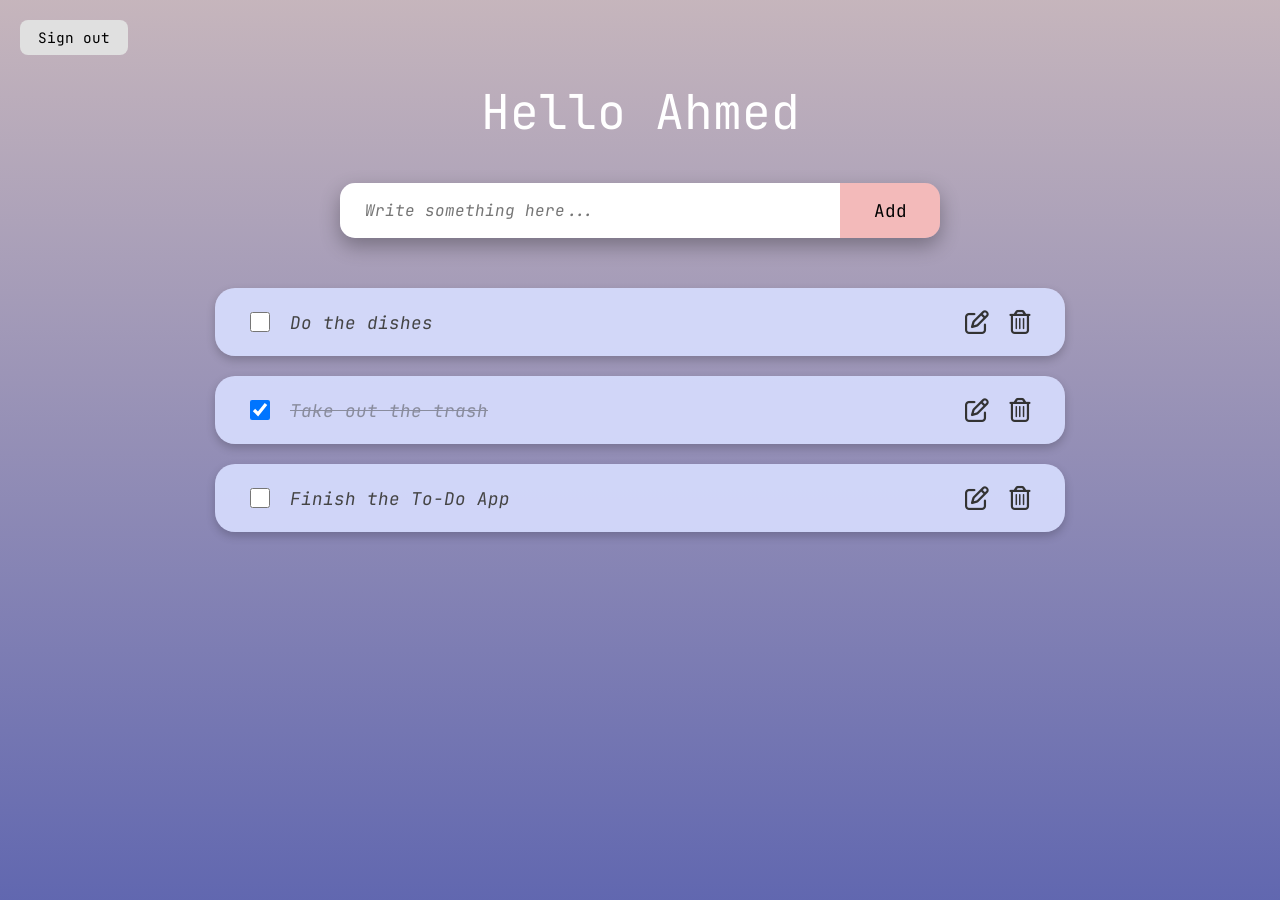
<file: templates/index.html>
<!DOCTYPE html>
<html lang="en">
<head>
    <meta charset="UTF-8">
    <meta name="viewport" content="width=device-width, initial-scale=1.0">
    <title>Dashboard - To-Do App</title>
    <link rel="stylesheet" href="../static/style-index.css">
    <link href="https://fonts.googleapis.com/css2?family=JetBrains+Mono:ital,wght@0,300;0,400;1,300;1,400&display=swap" rel="stylesheet">
    <link rel="stylesheet" href="https://cdnjs.cloudflare.com/ajax/libs/font-awesome/6.0.0/css/all.min.css">
</head>
<body class="dashboard-body">

    <button class="btn-signout">Sign out</button>

    <div id="dashboard-wrapper">
        <header>
            <h1>Hello Ahmed</h1>
        </header>

        <div class="add-task-container">
            <input type="text" id="task-input" placeholder="Write something here...">
            <button id="add-btn">Add</button>
        </div>

        <div id="task-list">
            
            <div class="task-card">
                <div class="task-left">
                    <input type="checkbox">
                    <span class="task-text">Do the dishes</span>
                </div>
                <div class="task-right">
                    <i class="fa-regular fa-pen-to-square"></i>
                    <i class="fa-regular fa-trash-can"></i>
                </div>
            </div>

            <div class="task-card completed">
                <div class="task-left">
                    <input type="checkbox" checked>
                    <span class="task-text">Take out the trash</span>
                </div>
                <div class="task-right">
                    <i class="fa-regular fa-pen-to-square"></i>
                    <i class="fa-regular fa-trash-can"></i>
                </div>
            </div>

            <div class="task-card">
                <div class="task-left">
                    <input type="checkbox">
                    <span class="task-text">Finish the To-Do App</span>
                </div>
                <div class="task-right">
                    <i class="fa-regular fa-pen-to-square"></i>
                    <i class="fa-regular fa-trash-can"></i>
                </div>
            </div>

        </div>
    </div>

</body>
</html>
</file>
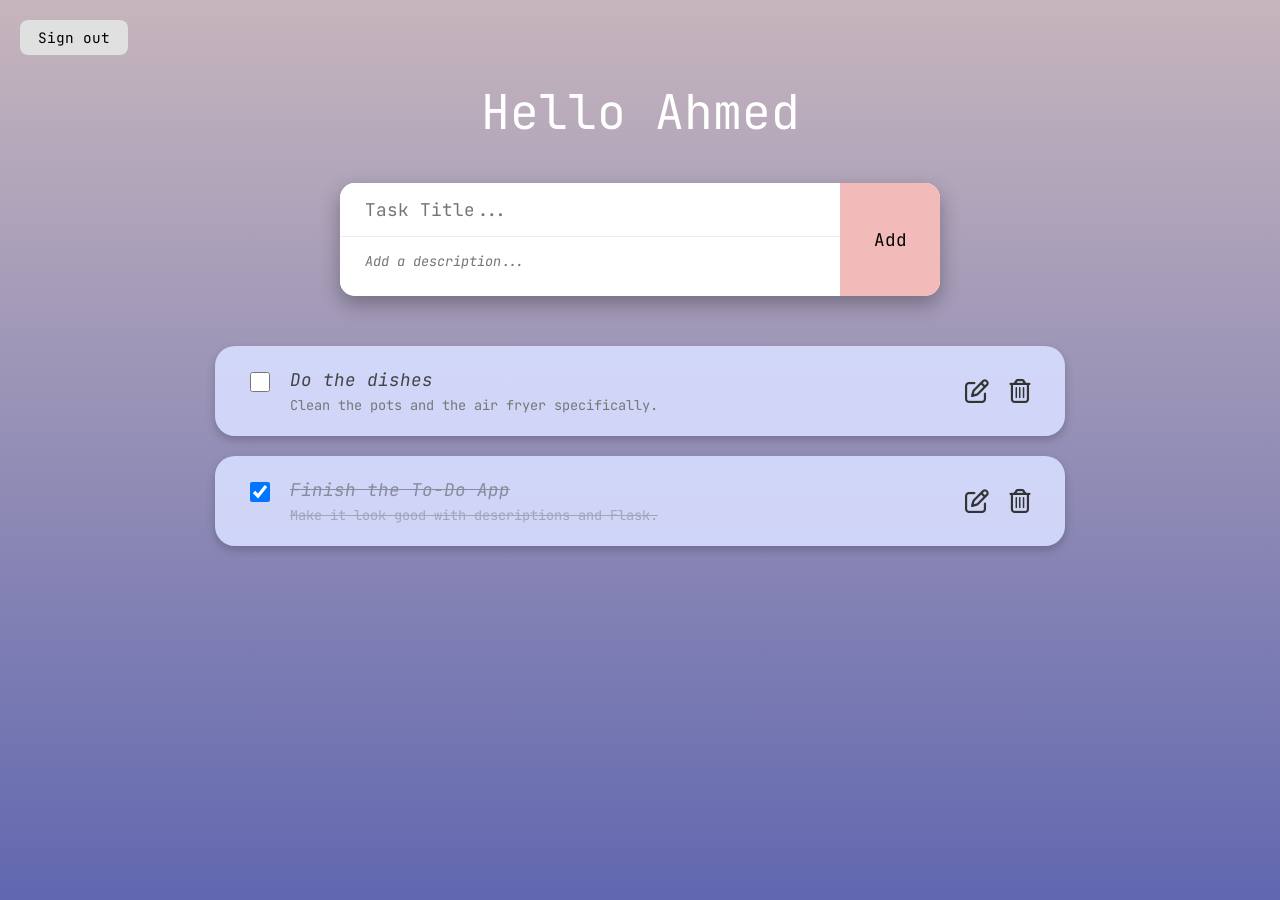
<file: app/templates/index.html>
<!DOCTYPE html>
<html lang="en">
<head>
    <meta charset="UTF-8">
    <meta name="viewport" content="width=device-width, initial-scale=1.0">
    <title>Dashboard - To-Do App</title>
    <link rel="stylesheet" href="../static/style-index.css">
    <link href="https://fonts.googleapis.com/css2?family=JetBrains+Mono:ital,wght@0,300;0,400;1,300;1,400&display=swap" rel="stylesheet">
    <link rel="stylesheet" href="https://cdnjs.cloudflare.com/ajax/libs/font-awesome/6.0.0/css/all.min.css">
</head>
<body class="dashboard-body">

    <button class="btn-signout">Sign out</button>

    <div id="dashboard-wrapper">
        <header>
            <h1>Hello Ahmed</h1>
        </header>

        <form class="add-task-container" method="POST" action="/add_task">
            <div class="input-stack">
                <input type="text" name="title" id="task-input" placeholder="Task Title..." required>
                <textarea name="description" id="desc-input" placeholder="Add a description..."></textarea>
            </div>
            <button type="submit" id="add-btn">Add</button>
        </form>

        <div id="task-list">
            
            <div class="task-card">
                <div class="task-left">
                    <input type="checkbox">
                    <div class="task-content">
                        <span class="task-text">Do the dishes</span>
                        <p class="task-description">Clean the pots and the air fryer specifically.</p>
                    </div>
                </div>
                <div class="task-right">
                    <i class="fa-regular fa-pen-to-square"></i>
                    <i class="fa-regular fa-trash-can"></i>
                </div>
            </div>

            <div class="task-card completed">
                <div class="task-left">
                    <input type="checkbox" checked>
                    <div class="task-content">
                        <span class="task-text">Finish the To-Do App</span>
                        <p class="task-description">Make it look good with descriptions and Flask.</p>
                    </div>
                </div>
                <div class="task-right">
                    <i class="fa-regular fa-pen-to-square"></i>
                    <i class="fa-regular fa-trash-can"></i>
                </div>
            </div>

        </div>
    </div>

</body>
</html>
</file>
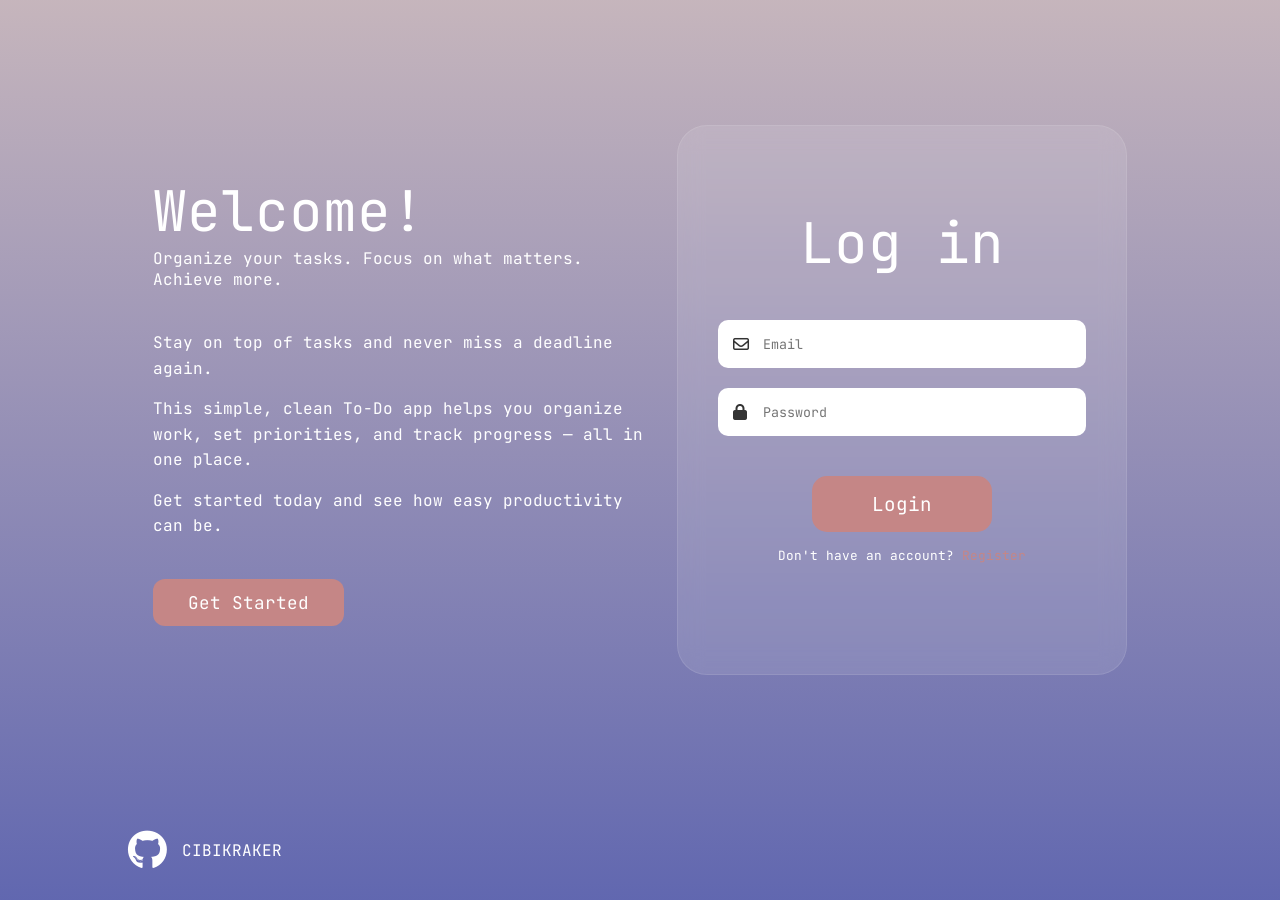
<file: templates/login.html>
<!DOCTYPE html>
<html lang="en">
<head>
    <meta charset="UTF-8">
    <meta name="viewport" content="width=device-width, initial-scale=1.0">
    <title>To-Do Login</title>
    <link rel="stylesheet" href="../static/style.css">
    <link href="https://fonts.googleapis.com/css2?family=JetBrains+Mono:wght@300;400&display=swap" rel="stylesheet">
    <link rel="stylesheet" href="https://cdnjs.cloudflare.com/ajax/libs/font-awesome/6.0.0/css/all.min.css">
</head>
<body>
    <div id="container">
        <div id="container-left">
            <h1>Welcome!</h1>
            <p class="subtitle">Organize your tasks. Focus on what matters. Achieve more.</p>

            <div id="text-below">
                <p>Stay on top of tasks and never miss a deadline again.</p>
                <p>This simple, clean To-Do app helps you organize work,
                    set priorities, and track progress — all in one place.
                </p>
                <p>Get started today and see how easy productivity can be.</p>
            </div>

            <button class="btn-primary">Get Started</button>
        </div>

        <div id="container-right">
            <div id="auth-area">
                <h1>Log in</h1>

                <div class="input-group">
                    <i class="fa-regular fa-envelope"></i>
                    <input type="email" name="email" placeholder="Email">
                </div>

                <div class="input-group">
                    <i class="fa-solid fa-lock"></i>
                    <input type="password" name="password" placeholder="Password">
                </div>

                <button class="btn-login">Login</button>
                
                <p style="font-size: 0.8rem; margin-top: 15px;">
                    Don't have an account? <a href="register.html" style="color: #c58686; text-decoration: none;">Register</a>
                </p>
            </div>
        </div>
    </div>

    <footer>
        <i class="fa-brands fa-github"></i>
        <p id="github-user">CIBIKRAKER</p>
    </footer>
</body>
</html>
</file>
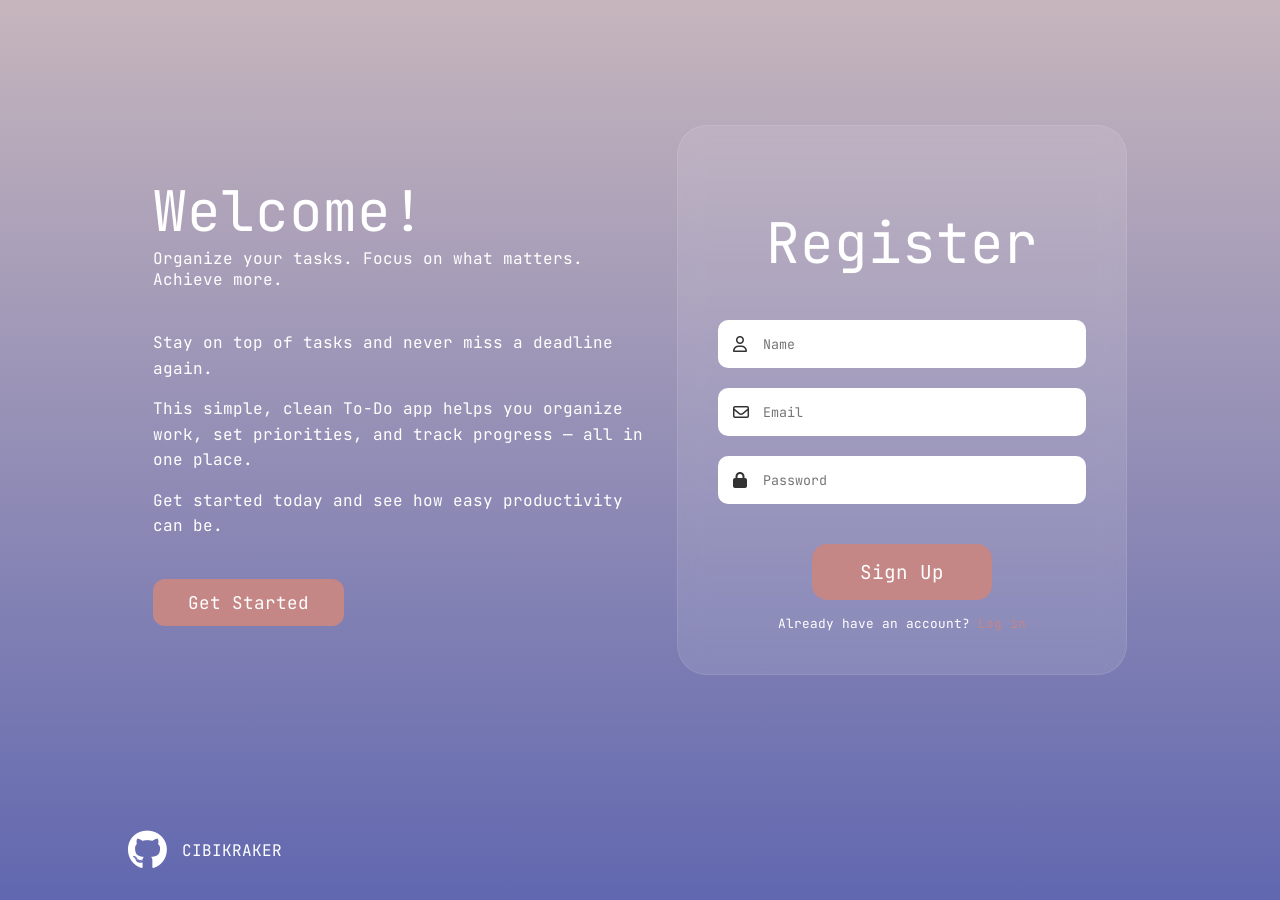
<file: templates/signup.html>
<!DOCTYPE html>
<html lang="en">
<head>
    <meta charset="UTF-8">
    <meta name="viewport" content="width=device-width, initial-scale=1.0">
    <title>To-Do Register</title>
    <link rel="stylesheet" href="../static/style.css">
    <link href="https://fonts.googleapis.com/css2?family=JetBrains+Mono:wght@300;400&display=swap" rel="stylesheet">
    <link rel="stylesheet" href="https://cdnjs.cloudflare.com/ajax/libs/font-awesome/6.0.0/css/all.min.css">
</head>
<body>
    <div id="container">
        <div id="container-left">
            <h1>Welcome!</h1>
            <p class="subtitle">Organize your tasks. Focus on what matters. Achieve more.</p>

            <div id="text-below">
                <p>Stay on top of tasks and never miss a deadline again.</p>
                <p>This simple, clean To-Do app helps you organize work,
                    set priorities, and track progress — all in one place.
                </p>
                <p>Get started today and see how easy productivity can be.</p>
            </div>

            <button class="btn-primary">Get Started</button>
        </div>

        <div id="container-right">
            <div id="auth-area">
                <h1>Register</h1>
                
                <div class="input-group">
                    <i class="fa-regular fa-user"></i>
                    <input type="text" name="name" placeholder="Name">
                </div>

                <div class="input-group">
                    <i class="fa-regular fa-envelope"></i>
                    <input type="email" name="email" placeholder="Email">
                </div>

                <div class="input-group">
                    <i class="fa-solid fa-lock"></i>
                    <input type="password" name="password" placeholder="Password">
                </div>

                <button class="btn-login">Sign Up</button>
                
                <p style="font-size: 0.8rem; margin-top: 15px;">
                    Already have an account? <a href="index.html" style="color: #c58686; text-decoration: none;">Log in</a>
                </p>
            </div>
        </div>
    </div>

    <footer>
        <i class="fa-brands fa-github"></i>
        <p id="github-user">CIBIKRAKER</p>
    </footer>
</body>
</html>
</file>
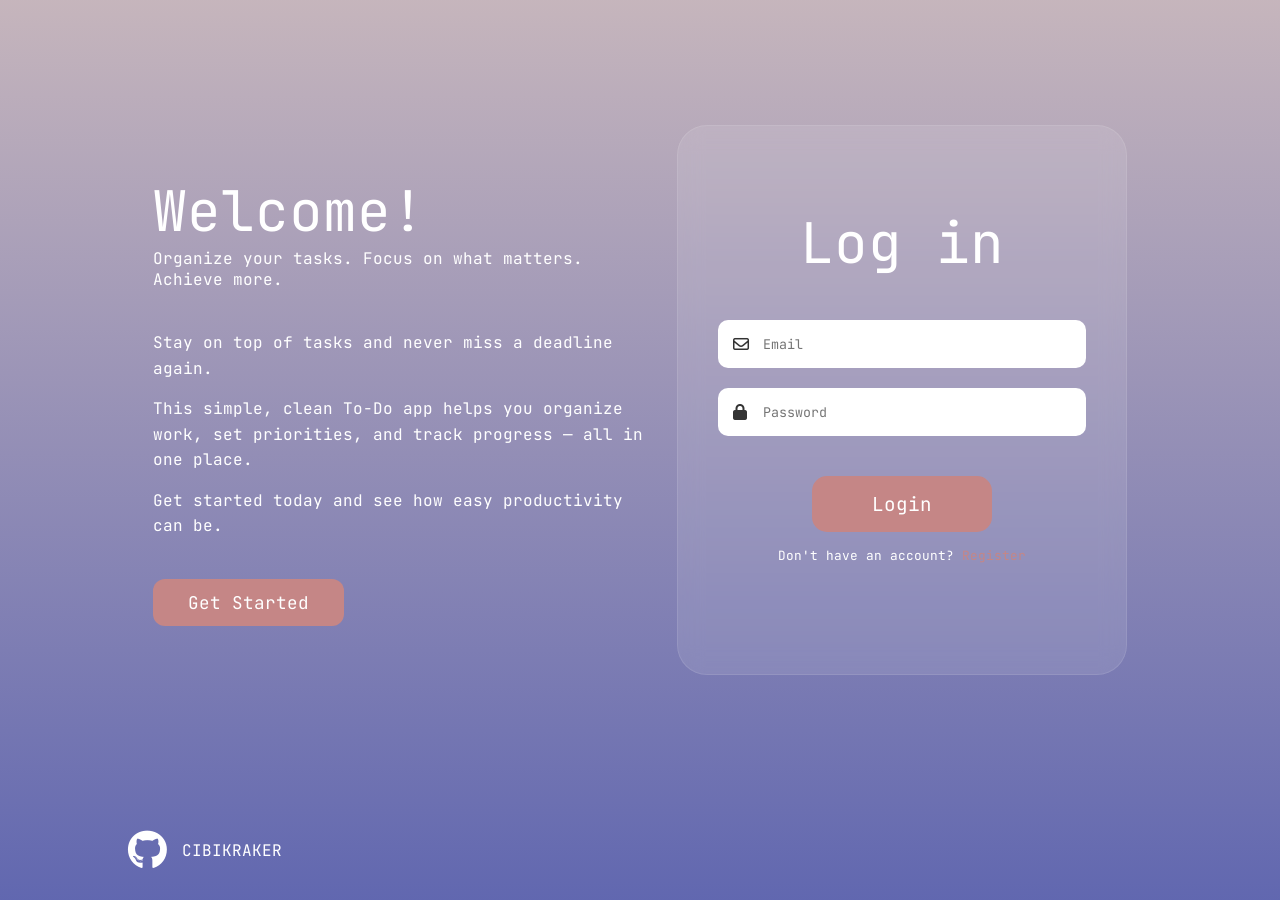
<file: app/templates/login.html>
<!DOCTYPE html>
<html lang="en">
<head>
    <meta charset="UTF-8">
    <meta name="viewport" content="width=device-width, initial-scale=1.0">
    <title>To-Do Login</title>
    <link rel="stylesheet" href="../static/style.css">
    <link href="https://fonts.googleapis.com/css2?family=JetBrains+Mono:wght@300;400&display=swap" rel="stylesheet">
    <link rel="stylesheet" href="https://cdnjs.cloudflare.com/ajax/libs/font-awesome/6.0.0/css/all.min.css">
</head>
<body>
    <div id="container">
        <div id="container-left">
            <h1>Welcome!</h1>
            <p class="subtitle">Organize your tasks. Focus on what matters. Achieve more.</p>

            <div id="text-below">
                <p>Stay on top of tasks and never miss a deadline again.</p>
                <p>This simple, clean To-Do app helps you organize work,
                    set priorities, and track progress — all in one place.
                </p>
                <p>Get started today and see how easy productivity can be.</p>
            </div>

            <button class="btn-primary">Get Started</button>
        </div>

        <div id="container-right">
            <div id="auth-area">
                <h1>Log in</h1>
                <form method="POST" action="/">
                    <div class="input-group">
                        <i class="fa-regular fa-envelope"></i>
                        <input type="email" name="email" placeholder="Email">
                    </div>

                    <div class="input-group">
                        <i class="fa-solid fa-lock"></i>
                        <input type="password" name="password" placeholder="Password">
                    </div>

                    <button class="btn-login">Login</button>
                    
                    <p style="font-size: 0.8rem; margin-top: 15px;">
                        Don't have an account? <a href="register.html" style="color: #c58686; text-decoration: none;">Register</a>
                    </p>
                </form>
            </div>
        </div>
    </div>

    <footer>
        <i class="fa-brands fa-github"></i>
        <p id="github-user">CIBIKRAKER</p>
    </footer>
</body>
</html>
</file>
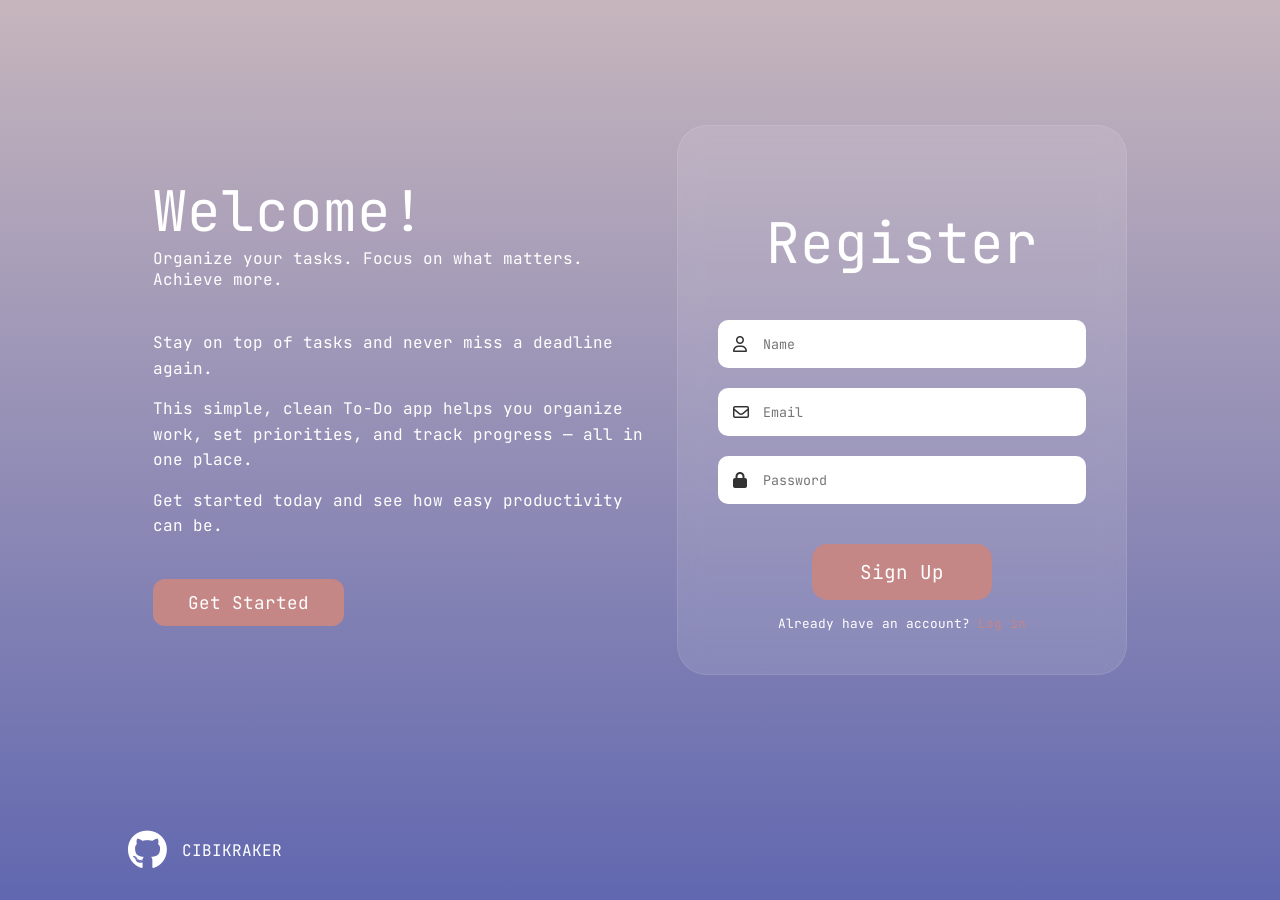
<file: app/templates/signup.html>
<!DOCTYPE html>
<html lang="en">
<head>
    <meta charset="UTF-8">
    <meta name="viewport" content="width=device-width, initial-scale=1.0">
    <title>To-Do Register</title>
    <link rel="stylesheet" href="../static/style.css">
    <link href="https://fonts.googleapis.com/css2?family=JetBrains+Mono:wght@300;400&display=swap" rel="stylesheet">
    <link rel="stylesheet" href="https://cdnjs.cloudflare.com/ajax/libs/font-awesome/6.0.0/css/all.min.css">
</head>
<body>
    <div id="container">
        <div id="container-left">
            <h1>Welcome!</h1>
            <p class="subtitle">Organize your tasks. Focus on what matters. Achieve more.</p>

            <div id="text-below">
                <p>Stay on top of tasks and never miss a deadline again.</p>
                <p>This simple, clean To-Do app helps you organize work,
                    set priorities, and track progress — all in one place.
                </p>
                <p>Get started today and see how easy productivity can be.</p>
            </div>

            <button class="btn-primary">Get Started</button>
        </div>

        <div id="container-right">
            <div id="auth-area">
                <h1>Register</h1>
                <form method="POST" action="/register">
                    <div class="input-group">
                        <i class="fa-regular fa-user"></i>
                        <input type="text" name="name" placeholder="Name">
                    </div>

                    <div class="input-group">
                        <i class="fa-regular fa-envelope"></i>
                        <input type="email" name="email" placeholder="Email">
                    </div>

                    <div class="input-group">
                        <i class="fa-solid fa-lock"></i>
                        <input type="password" name="password" placeholder="Password">
                    </div>

                    <button class="btn-login">Sign Up</button>
                </form>
                
                <p style="font-size: 0.8rem; margin-top: 15px;">
                    Already have an account? <a href="index.html" style="color: #c58686; text-decoration: none;">Log in</a>
                </p>
            </div>
        </div>
    </div>

    <footer>
        <i class="fa-brands fa-github"></i>
        <p id="github-user">CIBIKRAKER</p>
    </footer>
</body>
</html>
</file>
<file: static/style-index.css>
/* General Setup */
* {
    margin: 0;
    padding: 0;
    box-sizing: border-box;
    font-family: 'JetBrains Mono', monospace;
}

body.dashboard-body {
    background: linear-gradient(rgba(141, 108, 122, 0.5), rgba(30, 39, 142, 0.7)), 
                url('https://images.unsplash.com/photo-1464822759023-fed622ff2c3b?auto=format&fit=crop&w=1920&q=80');
    background-size: cover;
    background-position: center;
    height: 100vh;
    color: white;
}

/* Sign Out Button */
.btn-signout {
    position: absolute;
    top: 20px;
    left: 20px;
    background: #e0e0e0;
    border: none;
    padding: 8px 18px;
    border-radius: 8px;
    cursor: pointer;
    font-size: 0.9rem;
}

/* Main Layout */
#dashboard-wrapper {
    display: flex;
    flex-direction: column;
    align-items: center;
    padding-top: 80px;
}

header h1 {
    font-size: 3rem;
    font-weight: 400;
    margin-bottom: 40px;
}

/* Input Bar */
.add-task-container {
    display: flex;
    width: 600px;
    height: 55px;
    border-radius: 15px;
    overflow: hidden;
    box-shadow: 0 8px 20px rgba(0, 0, 0, 0.3);
    margin-bottom: 50px;
}

#task-input {
    flex: 1;
    border: none;
    padding: 0 25px;
    font-style: italic;
    outline: none;
    font-size: 1rem;
}

#add-btn {
    background-color: #f3baba; /* Pinkish button */
    border: none;
    width: 100px;
    font-size: 1.1rem;
    cursor: pointer;
}

/* Task List Area */
#task-list {
    width: 850px;
}

/* Task Card Style */
.task-card {
    background: rgba(215, 222, 255, 0.9); /* Lavender color */
    color: #444;
    padding: 22px 35px;
    border-radius: 20px;
    display: flex;
    justify-content: space-between;
    align-items: center;
    margin-bottom: 20px;
    box-shadow: 0 4px 10px rgba(0, 0, 0, 0.2);
}

.task-left {
    display: flex;
    align-items: center;
    gap: 20px;
}

.task-text {
    font-style: italic;
    font-size: 1.1rem;
}

/* Checkbox Style */
input[type="checkbox"] {
    width: 20px;
    height: 20px;
    cursor: pointer;
}

/* Icons Style */
.task-right {
    display: flex;
    gap: 20px;
    font-size: 1.5rem;
    cursor: pointer;
    color: #333;
}

/* Completed State */
.task-card.completed .task-text {
    text-decoration: line-through;
    opacity: 0.5;
}

/* Hover Effects */
button:hover, .task-right i:hover {
    opacity: 0.7;
}

/* Mobile Optimization for Dashboard */
@media (max-width: 768px) {
    #dashboard-wrapper {
        padding: 100px 15px 40px 15px; /* Added top padding to clear the signout button */
    }

    /* Give signout button more "breathing room" and make it easier to tap */
    .btn-signout {
        top: 25px;
        left: 20px;
        padding: 12px 20px;
        font-size: 1rem;
    }

    header h1 {
        font-size: 2.2rem;
        text-align: center;
    }

    /* Make Input Bar much larger and clickable */
    .add-task-container {
        width: 100%;
        flex-direction: column;
        height: auto;
        background: transparent;
        box-shadow: none;
        gap: 12px;
    }

    #task-input {
        width: 100%;
        height: 65px; /* Increased height for better tap target */
        border-radius: 15px;
        font-size: 1.1rem;
        padding: 10px 20px;
    }

    #add-btn {
        width: 100%;
        height: 40px; /* Bigger button */
        border-radius: 15px;
    }

    /* Task List adjustments */
    #task-list {
        width: 100%;
    }

    .task-card {
        padding: 20px;
        margin-bottom: 15px;
    }

    .task-text {
        font-size: 1rem;
    }
}
</file>
<file: app/static/style-index.css>
/* General Setup */
* {
    margin: 0;
    padding: 0;
    box-sizing: border-box;
    font-family: 'JetBrains Mono', monospace;
}

body.dashboard-body {
    background: linear-gradient(rgba(141, 108, 122, 0.5), rgba(30, 39, 142, 0.7)), 
                url('https://images.unsplash.com/photo-1464822759023-fed622ff2c3b?auto=format&fit=crop&w=1920&q=80');
    background-size: cover;
    background-position: center;
    min-height: 100vh;
    color: white;
}

.btn-signout {
    position: absolute;
    top: 20px;
    left: 20px;
    background: #e0e0e0;
    border: none;
    padding: 8px 18px;
    border-radius: 8px;
    cursor: pointer;
    font-size: 0.9rem;
}

#dashboard-wrapper {
    display: flex;
    flex-direction: column;
    align-items: center;
    padding-top: 80px;
}

header h1 {
    font-size: 3rem;
    font-weight: 400;
    margin-bottom: 40px;
}

/* Updated Input Bar to support Title + Description */
.add-task-container {
    display: flex;
    width: 600px;
    min-height: 100px; /* Increased for two inputs */
    background: white;
    border-radius: 15px;
    overflow: hidden;
    box-shadow: 0 8px 20px rgba(0, 0, 0, 0.3);
    margin-bottom: 50px;
}

.input-stack {
    display: flex;
    flex-direction: column;
    flex: 1;
}

#task-input, #desc-input {
    border: none;
    padding: 15px 25px;
    outline: none;
    font-family: 'JetBrains Mono', monospace;
}

#task-input {
    font-size: 1.1rem;
    font-weight: 400;
}

#desc-input {
    font-size: 0.85rem;
    font-style: italic;
    color: #666;
    height: 60px;
    resize: none;
    border-top: 1px solid #eee;
}

#add-btn {
    background-color: #f3baba;
    border: none;
    width: 100px;
    font-size: 1.1rem;
    cursor: pointer;
}

/* Task List Area */
#task-list {
    width: 850px;
}

.task-card {
    background: rgba(215, 222, 255, 0.9);
    color: #444;
    padding: 22px 35px;
    border-radius: 20px;
    display: flex;
    justify-content: space-between;
    align-items: center;
    margin-bottom: 20px;
    box-shadow: 0 4px 10px rgba(0, 0, 0, 0.2);
}

.task-left {
    display: flex;
    align-items: flex-start; /* Aligned to top for description layout */
    gap: 20px;
}

.task-content {
    display: flex;
    flex-direction: column;
}

.task-text {
    font-style: italic;
    font-size: 1.1rem;
    font-weight: 400;
}

.task-description {
    font-size: 0.85rem;
    color: #777;
    margin-top: 5px;
}

input[type="checkbox"] {
    width: 20px;
    height: 20px;
    cursor: pointer;
    margin-top: 4px;
}

.task-right {
    display: flex;
    gap: 20px;
    font-size: 1.5rem;
    cursor: pointer;
    color: #333;
}

.task-card.completed .task-text, 
.task-card.completed .task-description {
    text-decoration: line-through;
    opacity: 0.5;
}

button:hover, .task-right i:hover {
    opacity: 0.7;
}

/* Mobile adjustments preserved and updated for stack */
@media (max-width: 768px) {
    #dashboard-wrapper { padding: 100px 15px 40px 15px; }
    .add-task-container { width: 100%; flex-direction: column; height: auto; background: transparent; box-shadow: none; gap: 12px; }
    #task-input, #desc-input { width: 100%; border-radius: 15px; background: white; }
    #add-btn { width: 100%; height: 50px; border-radius: 15px; }
    #task-list { width: 100%; }
}
</file>
<file: static/style.css>
* {
    margin: 0;
    padding: 0;
    box-sizing: border-box;
    font-family: 'JetBrains Mono', monospace;
}

body {
    /* Background with gradient overlay to match image */
    background: linear-gradient(rgba(141, 108, 122, 0.5), rgba(30, 39, 142, 0.7)), 
                url('https://images.unsplash.com/photo-1464822759023-fed622ff2c3b?auto=format&fit=crop&w=1920&q=80');
    background-size: cover;
    background-position: center;
    height: 100vh;
    color: white;
    display: flex;
    flex-direction: column;
}

#container {
    flex: 1;
    display: flex;
    align-items: center;
    justify-content: space-evenly;
    padding: 0 10%;
}

/* Left Side */
#container-left {
    max-width: 500px;
}

h1 { font-size: 3.5rem; font-weight: 400; }
.subtitle { font-size: 1rem; margin-bottom: 40px; }

#text-below { margin: 40px 0; line-height: 1.6; }
#text-below p { margin-bottom: 15px; }

.btn-primary {
    background-color: #c58686;
    color: white;
    border: none;
    padding: 12px 35px;
    border-radius: 12px;
    font-size: 1.1rem;
    cursor: pointer;
}

/* Right Side - Glassmorphism Card */
#auth-area {
    background: rgba(255, 255, 255, 0.1);
    backdrop-filter: blur(12px);
    padding: 80px 40px 60px 40px;
    height: 550px;
    border-radius: 30px;
    width: 450px;
    text-align: center;
    border: 1px solid rgba(255, 255, 255, 0.1);
}

#auth-area h1 { margin-bottom: 40px; }

.input-group {
    position: relative;
    margin-bottom: 20px;
}

.input-group i {
    position: absolute;
    left: 15px;
    top: 50%;
    transform: translateY(-50%);
    color: #333;
}

input {
    width: 100%;
    padding: 15px 15px 15px 45px;
    border-radius: 10px;
    border: none;
    outline: none;
}

.btn-login {
    background-color: #c58686;
    color: white;
    width: 180px;
    padding: 15px;
    border-radius: 15px;
    border: none;
    font-size: 1.2rem;
    margin-top: 20px;
    cursor: pointer;
}

/* Footer */
footer {
    padding: 30px 10%;
    display: flex;
    align-items: center;
    gap: 15px;
}

footer i { font-size: 2.5rem; }

button:hover { opacity: 0.9; }


/* Layout for Dashboard */
#dashboard-container {
    display: flex;
    flex-direction: column;
    align-items: center;
    margin-top: 50px;
}

/* Sign out button */
.btn-signout {
    position: absolute;
    top: 20px;
    left: 20px;
    background: #e0e0e0;
    border: none;
    padding: 8px 18px;
    border-radius: 8px;
    cursor: pointer;
}

/* Add Task Input Group */
.add-task-group {
    display: flex;
    margin: 40px 0;
    width: 600px;
    box-shadow: 0 4px 15px rgba(0,0,0,0.2);
    border-radius: 15px;
    overflow: hidden;
}

.add-task-group input {
    flex: 1;
    border-radius: 0;
    padding: 15px 25px;
    font-style: italic;
}

.btn-add {
    background-color: #f3baba;
    border: none;
    padding: 0 30px;
    font-size: 1.1rem;
    cursor: pointer;
}

/* Task Items */
#task-list {
    width: 800px;
}

.task-item {
    background: rgba(215, 222, 255, 0.9); /* Lavender color from image */
    margin-bottom: 15px;
    padding: 20px 30px;
    border-radius: 20px;
    display: flex;
    justify-content: space-between;
    align-items: center;
    color: #444;
}

.task-content {
    display: flex;
    align-items: center;
    gap: 15px;
    font-style: italic;
}

.task-content input[type="checkbox"] {
    width: 18px;
    height: 18px;
    cursor: pointer;
}

.task-actions {
    display: flex;
    gap: 20px;
    font-size: 1.4rem;
    cursor: pointer;
}

/* Strikethrough for completed tasks */
.task-item.completed span {
    text-decoration: line-through;
    opacity: 0.5;
}

/* Full Mobile Optimization */
@media (max-width: 768px) {
    #container-left {
        display: none;
    }

    #container {
        padding: 0 15px;
        justify-content: center;
    }

    #auth-area {
        width: 100%;
        max-width: 100%;
        height: auto;
        padding: 40px 20px;
    }

    /* Stretch inputs and buttons */
    .input-group, 
    input, 
    .btn-login, 
    .btn-add {
        width: 100% !important;
    }

    /* Stack dashboard add-bar */
    .add-task-group {
        width: 100%;
        flex-direction: column;
        background: transparent;
        box-shadow: none;
        gap: 10px;
    }

    .add-task-group input {
        border-radius: 10px;
    }

    .btn-add {
        padding: 15px;
        border-radius: 10px;
    }

    #task-list {
        width: 100%;
    }

    .task-item {
        padding: 15px;
    }

    h1 {
        font-size: 2.2rem;
    }
}
</file>
<file: app/static/style.css>
* {
    margin: 0;
    padding: 0;
    box-sizing: border-box;
    font-family: 'JetBrains Mono', monospace;
}

body {
    /* Background with gradient overlay to match image */
    background: linear-gradient(rgba(141, 108, 122, 0.5), rgba(30, 39, 142, 0.7)), 
                url('https://images.unsplash.com/photo-1464822759023-fed622ff2c3b?auto=format&fit=crop&w=1920&q=80');
    background-size: cover;
    background-position: center;
    height: 100vh;
    color: white;
    display: flex;
    flex-direction: column;
}

#container {
    flex: 1;
    display: flex;
    align-items: center;
    justify-content: space-evenly;
    padding: 0 10%;
}

/* Left Side */
#container-left {
    max-width: 500px;
}

h1 { font-size: 3.5rem; font-weight: 400; }
.subtitle { font-size: 1rem; margin-bottom: 40px; }

#text-below { margin: 40px 0; line-height: 1.6; }
#text-below p { margin-bottom: 15px; }

.btn-primary {
    background-color: #c58686;
    color: white;
    border: none;
    padding: 12px 35px;
    border-radius: 12px;
    font-size: 1.1rem;
    cursor: pointer;
}

/* Right Side - Glassmorphism Card */
#auth-area {
    background: rgba(255, 255, 255, 0.1);
    backdrop-filter: blur(12px);
    padding: 80px 40px 60px 40px;
    height: 550px;
    border-radius: 30px;
    width: 450px;
    text-align: center;
    border: 1px solid rgba(255, 255, 255, 0.1);
}

#auth-area h1 { margin-bottom: 40px; }

.input-group {
    position: relative;
    margin-bottom: 20px;
}

.input-group i {
    position: absolute;
    left: 15px;
    top: 50%;
    transform: translateY(-50%);
    color: #333;
}

input {
    width: 100%;
    padding: 15px 15px 15px 45px;
    border-radius: 10px;
    border: none;
    outline: none;
}

.btn-login {
    background-color: #c58686;
    color: white;
    width: 180px;
    padding: 15px;
    border-radius: 15px;
    border: none;
    font-size: 1.2rem;
    margin-top: 20px;
    cursor: pointer;
}

/* Footer */
footer {
    padding: 30px 10%;
    display: flex;
    align-items: center;
    gap: 15px;
}

footer i { font-size: 2.5rem; }

button:hover { opacity: 0.9; }


/* Layout for Dashboard */
#dashboard-container {
    display: flex;
    flex-direction: column;
    align-items: center;
    margin-top: 50px;
}

/* Sign out button */
.btn-signout {
    position: absolute;
    top: 20px;
    left: 20px;
    background: #e0e0e0;
    border: none;
    padding: 8px 18px;
    border-radius: 8px;
    cursor: pointer;
}

/* Add Task Input Group */
.add-task-group {
    display: flex;
    margin: 40px 0;
    width: 600px;
    box-shadow: 0 4px 15px rgba(0,0,0,0.2);
    border-radius: 15px;
    overflow: hidden;
}

.add-task-group input {
    flex: 1;
    border-radius: 0;
    padding: 15px 25px;
    font-style: italic;
}

.btn-add {
    background-color: #f3baba;
    border: none;
    padding: 0 30px;
    font-size: 1.1rem;
    cursor: pointer;
}

/* Task Items */
#task-list {
    width: 800px;
}

.task-item {
    background: rgba(215, 222, 255, 0.9); /* Lavender color from image */
    margin-bottom: 15px;
    padding: 20px 30px;
    border-radius: 20px;
    display: flex;
    justify-content: space-between;
    align-items: center;
    color: #444;
}

.task-content {
    display: flex;
    align-items: center;
    gap: 15px;
    font-style: italic;
}

.task-content input[type="checkbox"] {
    width: 18px;
    height: 18px;
    cursor: pointer;
}

.task-actions {
    display: flex;
    gap: 20px;
    font-size: 1.4rem;
    cursor: pointer;
}

/* Strikethrough for completed tasks */
.task-item.completed span {
    text-decoration: line-through;
    opacity: 0.5;
}

/* Full Mobile Optimization */
@media (max-width: 768px) {
    #container-left {
        display: none;
    }

    #container {
        padding: 0 15px;
        justify-content: center;
    }

    #auth-area {
        width: 100%;
        max-width: 100%;
        height: auto;
        padding: 40px 20px;
    }

    /* Stretch inputs and buttons */
    .input-group, 
    input, 
    .btn-login, 
    .btn-add {
        width: 100% !important;
    }

    /* Stack dashboard add-bar */
    .add-task-group {
        width: 100%;
        flex-direction: column;
        background: transparent;
        box-shadow: none;
        gap: 10px;
    }

    .add-task-group input {
        border-radius: 10px;
    }

    .btn-add {
        padding: 15px;
        border-radius: 10px;
    }

    #task-list {
        width: 100%;
    }

    .task-item {
        padding: 15px;
    }

    h1 {
        font-size: 2.2rem;
    }
}
</file>
